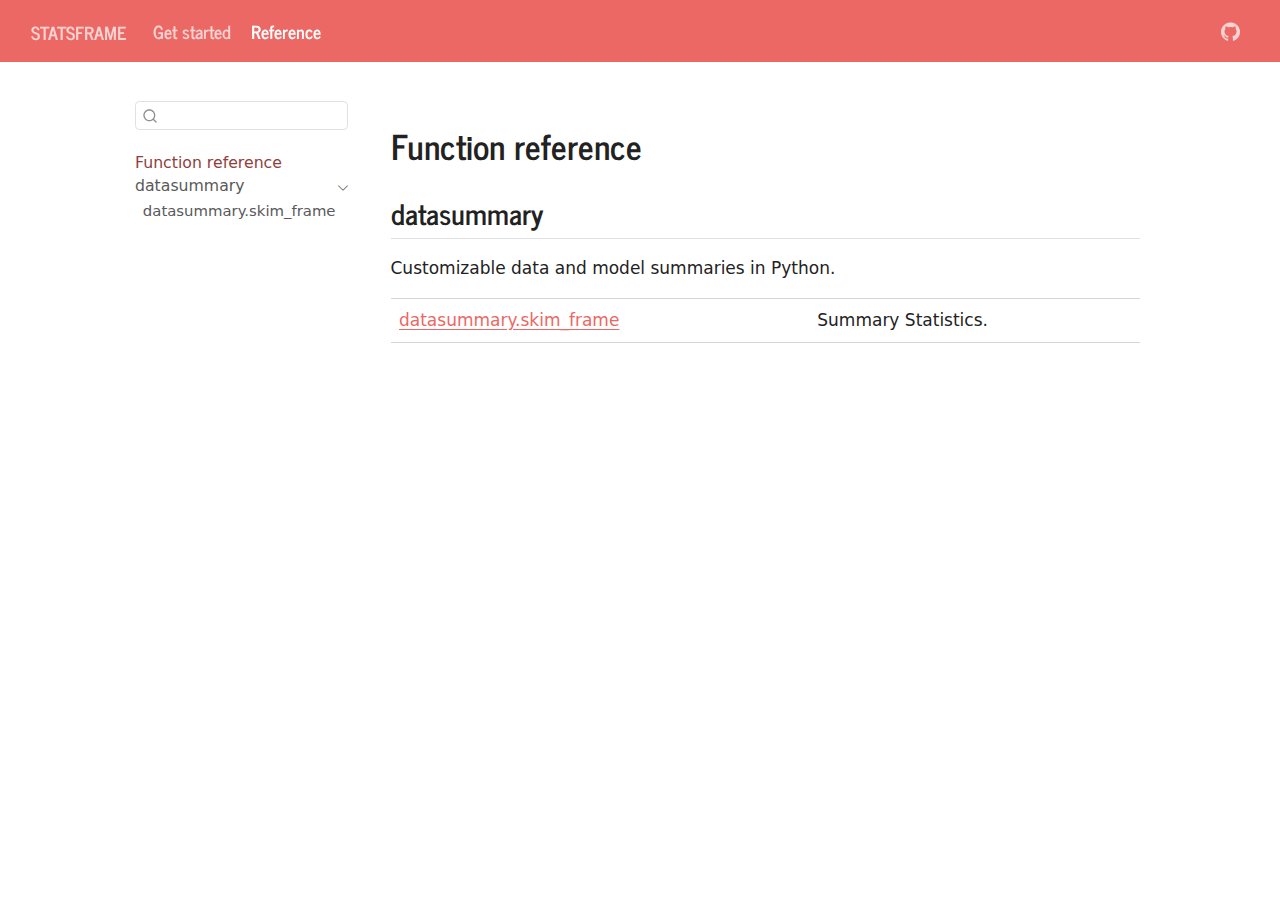
<file: reference/index.html>
<!DOCTYPE html>
<html xmlns="http://www.w3.org/1999/xhtml" lang="en" xml:lang="en"><head>

<meta charset="utf-8">
<meta name="generator" content="quarto-1.4.549">

<meta name="viewport" content="width=device-width, initial-scale=1.0, user-scalable=yes">


<title>statsframe</title>
<style>
code{white-space: pre-wrap;}
span.smallcaps{font-variant: small-caps;}
div.columns{display: flex; gap: min(4vw, 1.5em);}
div.column{flex: auto; overflow-x: auto;}
div.hanging-indent{margin-left: 1.5em; text-indent: -1.5em;}
ul.task-list{list-style: none;}
ul.task-list li input[type="checkbox"] {
  width: 0.8em;
  margin: 0 0.8em 0.2em -1em; /* quarto-specific, see https://github.com/quarto-dev/quarto-cli/issues/4556 */ 
  vertical-align: middle;
}
</style>


<script src="../site_libs/quarto-nav/quarto-nav.js"></script>
<script src="../site_libs/clipboard/clipboard.min.js"></script>
<script src="../site_libs/quarto-search/autocomplete.umd.js"></script>
<script src="../site_libs/quarto-search/fuse.min.js"></script>
<script src="../site_libs/quarto-search/quarto-search.js"></script>
<meta name="quarto:offset" content="../">
<link href="../favicon.ico" rel="icon">
<script src="../site_libs/quarto-html/quarto.js"></script>
<script src="../site_libs/quarto-html/popper.min.js"></script>
<script src="../site_libs/quarto-html/tippy.umd.min.js"></script>
<script src="../site_libs/quarto-html/anchor.min.js"></script>
<link href="../site_libs/quarto-html/tippy.css" rel="stylesheet">
<link href="../site_libs/quarto-html/quarto-syntax-highlighting.css" rel="stylesheet" id="quarto-text-highlighting-styles">
<script src="../site_libs/bootstrap/bootstrap.min.js"></script>
<link href="../site_libs/bootstrap/bootstrap-icons.css" rel="stylesheet">
<link href="../site_libs/bootstrap/bootstrap.min.css" rel="stylesheet" id="quarto-bootstrap" data-mode="light">
<script id="quarto-search-options" type="application/json">{
  "location": "sidebar",
  "copy-button": false,
  "collapse-after": 3,
  "panel-placement": "start",
  "type": "textbox",
  "limit": 10,
  "keyboard-shortcut": [
    "f",
    "/",
    "s"
  ],
  "language": {
    "search-no-results-text": "No results",
    "search-matching-documents-text": "matching documents",
    "search-copy-link-title": "Copy link to search",
    "search-hide-matches-text": "Hide additional matches",
    "search-more-match-text": "more match in this document",
    "search-more-matches-text": "more matches in this document",
    "search-clear-button-title": "Clear",
    "search-text-placeholder": "",
    "search-detached-cancel-button-title": "Cancel",
    "search-submit-button-title": "Submit",
    "search-label": "Search"
  }
}</script>


</head>

<body class="nav-sidebar floating nav-fixed fullcontent">

<div id="quarto-search-results"></div>
  <header id="quarto-header" class="headroom fixed-top">
    <nav class="navbar navbar-expand-lg " data-bs-theme="dark">
      <div class="navbar-container container-fluid">
      <div class="navbar-brand-container mx-auto">
    <a class="navbar-brand" href="../index.html">
    <span class="navbar-title">statsframe</span>
    </a>
  </div>
          <button class="navbar-toggler" type="button" data-bs-toggle="collapse" data-bs-target="#navbarCollapse" aria-controls="navbarCollapse" aria-expanded="false" aria-label="Toggle navigation" onclick="if (window.quartoToggleHeadroom) { window.quartoToggleHeadroom(); }">
  <span class="navbar-toggler-icon"></span>
</button>
          <div class="collapse navbar-collapse" id="navbarCollapse">
            <ul class="navbar-nav navbar-nav-scroll me-auto">
  <li class="nav-item">
    <a class="nav-link" href="../get_started.html"> 
<span class="menu-text">Get started</span></a>
  </li>  
  <li class="nav-item">
    <a class="nav-link active" href="../reference/index.html" aria-current="page"> 
<span class="menu-text">Reference</span></a>
  </li>  
</ul>
            <ul class="navbar-nav navbar-nav-scroll ms-auto">
  <li class="nav-item compact">
    <a class="nav-link" href="https://github.com/nkeleher/statsframe"> <i class="bi bi-github" role="img" aria-label="statsframe">
</i> 
<span class="menu-text"></span></a>
  </li>  
</ul>
          </div> <!-- /navcollapse -->
          <div class="quarto-navbar-tools">
</div>
      </div> <!-- /container-fluid -->
    </nav>
  <nav class="quarto-secondary-nav">
    <div class="container-fluid d-flex">
      <button type="button" class="quarto-btn-toggle btn" data-bs-toggle="collapse" data-bs-target=".quarto-sidebar-collapse-item" aria-controls="quarto-sidebar" aria-expanded="false" aria-label="Toggle sidebar navigation" onclick="if (window.quartoToggleHeadroom) { window.quartoToggleHeadroom(); }">
        <i class="bi bi-layout-text-sidebar-reverse"></i>
      </button>
        <nav class="quarto-page-breadcrumbs" aria-label="breadcrumb"><ol class="breadcrumb"><li class="breadcrumb-item"><a href="../reference/index.html">Function reference</a></li></ol></nav>
        <a class="flex-grow-1" role="button" data-bs-toggle="collapse" data-bs-target=".quarto-sidebar-collapse-item" aria-controls="quarto-sidebar" aria-expanded="false" aria-label="Toggle sidebar navigation" onclick="if (window.quartoToggleHeadroom) { window.quartoToggleHeadroom(); }">      
        </a>
      <button type="button" class="btn quarto-search-button" aria-label="" onclick="window.quartoOpenSearch();">
        <i class="bi bi-search"></i>
      </button>
    </div>
  </nav>
</header>
<!-- content -->
<div id="quarto-content" class="quarto-container page-columns page-rows-contents page-layout-article page-navbar">
<!-- sidebar -->
  <nav id="quarto-sidebar" class="sidebar collapse collapse-horizontal quarto-sidebar-collapse-item sidebar-navigation floating overflow-auto">
        <div class="mt-2 flex-shrink-0 align-items-center">
        <div class="sidebar-search">
        <div id="quarto-search" class="" title="Search"></div>
        </div>
        </div>
    <div class="sidebar-menu-container"> 
    <ul class="list-unstyled mt-1">
        <li class="sidebar-item">
  <div class="sidebar-item-container"> 
  <a href="../reference/index.html" class="sidebar-item-text sidebar-link active">
 <span class="menu-text">Function reference</span></a>
  </div>
</li>
        <li class="sidebar-item sidebar-item-section">
      <div class="sidebar-item-container"> 
            <a class="sidebar-item-text sidebar-link text-start" data-bs-toggle="collapse" data-bs-target="#quarto-sidebar-section-1" aria-expanded="true">
 <span class="menu-text">datasummary</span></a>
          <a class="sidebar-item-toggle text-start" data-bs-toggle="collapse" data-bs-target="#quarto-sidebar-section-1" aria-expanded="true" aria-label="Toggle section">
            <i class="bi bi-chevron-right ms-2"></i>
          </a> 
      </div>
      <ul id="quarto-sidebar-section-1" class="collapse list-unstyled sidebar-section depth1 show">  
          <li class="sidebar-item">
  <div class="sidebar-item-container"> 
  <a href="../reference/datasummary.skim_frame.html" class="sidebar-item-text sidebar-link">
 <span class="menu-text">datasummary.skim_frame</span></a>
  </div>
</li>
      </ul>
  </li>
    </ul>
    </div>
</nav>
<div id="quarto-sidebar-glass" class="quarto-sidebar-collapse-item" data-bs-toggle="collapse" data-bs-target=".quarto-sidebar-collapse-item"></div>
<!-- margin-sidebar -->
    
<!-- main -->
<main class="content" id="quarto-document-content">




<section id="function-reference" class="level1 doc doc-index">
<h1 class="doc doc-index">Function reference</h1>
<section id="datasummary" class="level2">
<h2 class="anchored" data-anchor-id="datasummary">datasummary</h2>
<p>Customizable data and model summaries in Python.</p>
<table class="table">
<tbody>
<tr class="odd">
<td><a href="../reference/datasummary.skim_frame.html#statsframe.datasummary.skim_frame">datasummary.skim_frame</a></td>
<td>Summary Statistics.</td>
</tr>
</tbody>
</table>


</section>
</section>

</main> <!-- /main -->
<script id="quarto-html-after-body" type="application/javascript">
window.document.addEventListener("DOMContentLoaded", function (event) {
  const toggleBodyColorMode = (bsSheetEl) => {
    const mode = bsSheetEl.getAttribute("data-mode");
    const bodyEl = window.document.querySelector("body");
    if (mode === "dark") {
      bodyEl.classList.add("quarto-dark");
      bodyEl.classList.remove("quarto-light");
    } else {
      bodyEl.classList.add("quarto-light");
      bodyEl.classList.remove("quarto-dark");
    }
  }
  const toggleBodyColorPrimary = () => {
    const bsSheetEl = window.document.querySelector("link#quarto-bootstrap");
    if (bsSheetEl) {
      toggleBodyColorMode(bsSheetEl);
    }
  }
  toggleBodyColorPrimary();  
  const icon = "";
  const anchorJS = new window.AnchorJS();
  anchorJS.options = {
    placement: 'right',
    icon: icon
  };
  anchorJS.add('.anchored');
  const isCodeAnnotation = (el) => {
    for (const clz of el.classList) {
      if (clz.startsWith('code-annotation-')) {                     
        return true;
      }
    }
    return false;
  }
  const clipboard = new window.ClipboardJS('.code-copy-button', {
    text: function(trigger) {
      const codeEl = trigger.previousElementSibling.cloneNode(true);
      for (const childEl of codeEl.children) {
        if (isCodeAnnotation(childEl)) {
          childEl.remove();
        }
      }
      return codeEl.innerText;
    }
  });
  clipboard.on('success', function(e) {
    // button target
    const button = e.trigger;
    // don't keep focus
    button.blur();
    // flash "checked"
    button.classList.add('code-copy-button-checked');
    var currentTitle = button.getAttribute("title");
    button.setAttribute("title", "Copied!");
    let tooltip;
    if (window.bootstrap) {
      button.setAttribute("data-bs-toggle", "tooltip");
      button.setAttribute("data-bs-placement", "left");
      button.setAttribute("data-bs-title", "Copied!");
      tooltip = new bootstrap.Tooltip(button, 
        { trigger: "manual", 
          customClass: "code-copy-button-tooltip",
          offset: [0, -8]});
      tooltip.show();    
    }
    setTimeout(function() {
      if (tooltip) {
        tooltip.hide();
        button.removeAttribute("data-bs-title");
        button.removeAttribute("data-bs-toggle");
        button.removeAttribute("data-bs-placement");
      }
      button.setAttribute("title", currentTitle);
      button.classList.remove('code-copy-button-checked');
    }, 1000);
    // clear code selection
    e.clearSelection();
  });
  function tippyHover(el, contentFn, onTriggerFn, onUntriggerFn) {
    const config = {
      allowHTML: true,
      maxWidth: 500,
      delay: 100,
      arrow: false,
      appendTo: function(el) {
          return el.parentElement;
      },
      interactive: true,
      interactiveBorder: 10,
      theme: 'quarto',
      placement: 'bottom-start',
    };
    if (contentFn) {
      config.content = contentFn;
    }
    if (onTriggerFn) {
      config.onTrigger = onTriggerFn;
    }
    if (onUntriggerFn) {
      config.onUntrigger = onUntriggerFn;
    }
    window.tippy(el, config); 
  }
  const noterefs = window.document.querySelectorAll('a[role="doc-noteref"]');
  for (var i=0; i<noterefs.length; i++) {
    const ref = noterefs[i];
    tippyHover(ref, function() {
      // use id or data attribute instead here
      let href = ref.getAttribute('data-footnote-href') || ref.getAttribute('href');
      try { href = new URL(href).hash; } catch {}
      const id = href.replace(/^#\/?/, "");
      const note = window.document.getElementById(id);
      return note.innerHTML;
    });
  }
  const xrefs = window.document.querySelectorAll('a.quarto-xref');
  const processXRef = (id, note) => {
    // Strip column container classes
    const stripColumnClz = (el) => {
      el.classList.remove("page-full", "page-columns");
      if (el.children) {
        for (const child of el.children) {
          stripColumnClz(child);
        }
      }
    }
    stripColumnClz(note)
    if (id === null || id.startsWith('sec-')) {
      // Special case sections, only their first couple elements
      const container = document.createElement("div");
      if (note.children && note.children.length > 2) {
        container.appendChild(note.children[0].cloneNode(true));
        for (let i = 1; i < note.children.length; i++) {
          const child = note.children[i];
          if (child.tagName === "P" && child.innerText === "") {
            continue;
          } else {
            container.appendChild(child.cloneNode(true));
            break;
          }
        }
        if (window.Quarto?.typesetMath) {
          window.Quarto.typesetMath(container);
        }
        return container.innerHTML
      } else {
        if (window.Quarto?.typesetMath) {
          window.Quarto.typesetMath(note);
        }
        return note.innerHTML;
      }
    } else {
      // Remove any anchor links if they are present
      const anchorLink = note.querySelector('a.anchorjs-link');
      if (anchorLink) {
        anchorLink.remove();
      }
      if (window.Quarto?.typesetMath) {
        window.Quarto.typesetMath(note);
      }
      // TODO in 1.5, we should make sure this works without a callout special case
      if (note.classList.contains("callout")) {
        return note.outerHTML;
      } else {
        return note.innerHTML;
      }
    }
  }
  for (var i=0; i<xrefs.length; i++) {
    const xref = xrefs[i];
    tippyHover(xref, undefined, function(instance) {
      instance.disable();
      let url = xref.getAttribute('href');
      let hash = undefined; 
      if (url.startsWith('#')) {
        hash = url;
      } else {
        try { hash = new URL(url).hash; } catch {}
      }
      if (hash) {
        const id = hash.replace(/^#\/?/, "");
        const note = window.document.getElementById(id);
        if (note !== null) {
          try {
            const html = processXRef(id, note.cloneNode(true));
            instance.setContent(html);
          } finally {
            instance.enable();
            instance.show();
          }
        } else {
          // See if we can fetch this
          fetch(url.split('#')[0])
          .then(res => res.text())
          .then(html => {
            const parser = new DOMParser();
            const htmlDoc = parser.parseFromString(html, "text/html");
            const note = htmlDoc.getElementById(id);
            if (note !== null) {
              const html = processXRef(id, note);
              instance.setContent(html);
            } 
          }).finally(() => {
            instance.enable();
            instance.show();
          });
        }
      } else {
        // See if we can fetch a full url (with no hash to target)
        // This is a special case and we should probably do some content thinning / targeting
        fetch(url)
        .then(res => res.text())
        .then(html => {
          const parser = new DOMParser();
          const htmlDoc = parser.parseFromString(html, "text/html");
          const note = htmlDoc.querySelector('main.content');
          if (note !== null) {
            // This should only happen for chapter cross references
            // (since there is no id in the URL)
            // remove the first header
            if (note.children.length > 0 && note.children[0].tagName === "HEADER") {
              note.children[0].remove();
            }
            const html = processXRef(null, note);
            instance.setContent(html);
          } 
        }).finally(() => {
          instance.enable();
          instance.show();
        });
      }
    }, function(instance) {
    });
  }
      let selectedAnnoteEl;
      const selectorForAnnotation = ( cell, annotation) => {
        let cellAttr = 'data-code-cell="' + cell + '"';
        let lineAttr = 'data-code-annotation="' +  annotation + '"';
        const selector = 'span[' + cellAttr + '][' + lineAttr + ']';
        return selector;
      }
      const selectCodeLines = (annoteEl) => {
        const doc = window.document;
        const targetCell = annoteEl.getAttribute("data-target-cell");
        const targetAnnotation = annoteEl.getAttribute("data-target-annotation");
        const annoteSpan = window.document.querySelector(selectorForAnnotation(targetCell, targetAnnotation));
        const lines = annoteSpan.getAttribute("data-code-lines").split(",");
        const lineIds = lines.map((line) => {
          return targetCell + "-" + line;
        })
        let top = null;
        let height = null;
        let parent = null;
        if (lineIds.length > 0) {
            //compute the position of the single el (top and bottom and make a div)
            const el = window.document.getElementById(lineIds[0]);
            top = el.offsetTop;
            height = el.offsetHeight;
            parent = el.parentElement.parentElement;
          if (lineIds.length > 1) {
            const lastEl = window.document.getElementById(lineIds[lineIds.length - 1]);
            const bottom = lastEl.offsetTop + lastEl.offsetHeight;
            height = bottom - top;
          }
          if (top !== null && height !== null && parent !== null) {
            // cook up a div (if necessary) and position it 
            let div = window.document.getElementById("code-annotation-line-highlight");
            if (div === null) {
              div = window.document.createElement("div");
              div.setAttribute("id", "code-annotation-line-highlight");
              div.style.position = 'absolute';
              parent.appendChild(div);
            }
            div.style.top = top - 2 + "px";
            div.style.height = height + 4 + "px";
            div.style.left = 0;
            let gutterDiv = window.document.getElementById("code-annotation-line-highlight-gutter");
            if (gutterDiv === null) {
              gutterDiv = window.document.createElement("div");
              gutterDiv.setAttribute("id", "code-annotation-line-highlight-gutter");
              gutterDiv.style.position = 'absolute';
              const codeCell = window.document.getElementById(targetCell);
              const gutter = codeCell.querySelector('.code-annotation-gutter');
              gutter.appendChild(gutterDiv);
            }
            gutterDiv.style.top = top - 2 + "px";
            gutterDiv.style.height = height + 4 + "px";
          }
          selectedAnnoteEl = annoteEl;
        }
      };
      const unselectCodeLines = () => {
        const elementsIds = ["code-annotation-line-highlight", "code-annotation-line-highlight-gutter"];
        elementsIds.forEach((elId) => {
          const div = window.document.getElementById(elId);
          if (div) {
            div.remove();
          }
        });
        selectedAnnoteEl = undefined;
      };
        // Handle positioning of the toggle
    window.addEventListener(
      "resize",
      throttle(() => {
        elRect = undefined;
        if (selectedAnnoteEl) {
          selectCodeLines(selectedAnnoteEl);
        }
      }, 10)
    );
    function throttle(fn, ms) {
    let throttle = false;
    let timer;
      return (...args) => {
        if(!throttle) { // first call gets through
            fn.apply(this, args);
            throttle = true;
        } else { // all the others get throttled
            if(timer) clearTimeout(timer); // cancel #2
            timer = setTimeout(() => {
              fn.apply(this, args);
              timer = throttle = false;
            }, ms);
        }
      };
    }
      // Attach click handler to the DT
      const annoteDls = window.document.querySelectorAll('dt[data-target-cell]');
      for (const annoteDlNode of annoteDls) {
        annoteDlNode.addEventListener('click', (event) => {
          const clickedEl = event.target;
          if (clickedEl !== selectedAnnoteEl) {
            unselectCodeLines();
            const activeEl = window.document.querySelector('dt[data-target-cell].code-annotation-active');
            if (activeEl) {
              activeEl.classList.remove('code-annotation-active');
            }
            selectCodeLines(clickedEl);
            clickedEl.classList.add('code-annotation-active');
          } else {
            // Unselect the line
            unselectCodeLines();
            clickedEl.classList.remove('code-annotation-active');
          }
        });
      }
  const findCites = (el) => {
    const parentEl = el.parentElement;
    if (parentEl) {
      const cites = parentEl.dataset.cites;
      if (cites) {
        return {
          el,
          cites: cites.split(' ')
        };
      } else {
        return findCites(el.parentElement)
      }
    } else {
      return undefined;
    }
  };
  var bibliorefs = window.document.querySelectorAll('a[role="doc-biblioref"]');
  for (var i=0; i<bibliorefs.length; i++) {
    const ref = bibliorefs[i];
    const citeInfo = findCites(ref);
    if (citeInfo) {
      tippyHover(citeInfo.el, function() {
        var popup = window.document.createElement('div');
        citeInfo.cites.forEach(function(cite) {
          var citeDiv = window.document.createElement('div');
          citeDiv.classList.add('hanging-indent');
          citeDiv.classList.add('csl-entry');
          var biblioDiv = window.document.getElementById('ref-' + cite);
          if (biblioDiv) {
            citeDiv.innerHTML = biblioDiv.innerHTML;
          }
          popup.appendChild(citeDiv);
        });
        return popup.innerHTML;
      });
    }
  }
});
</script>
</div> <!-- /content -->




</body></html>
</file>
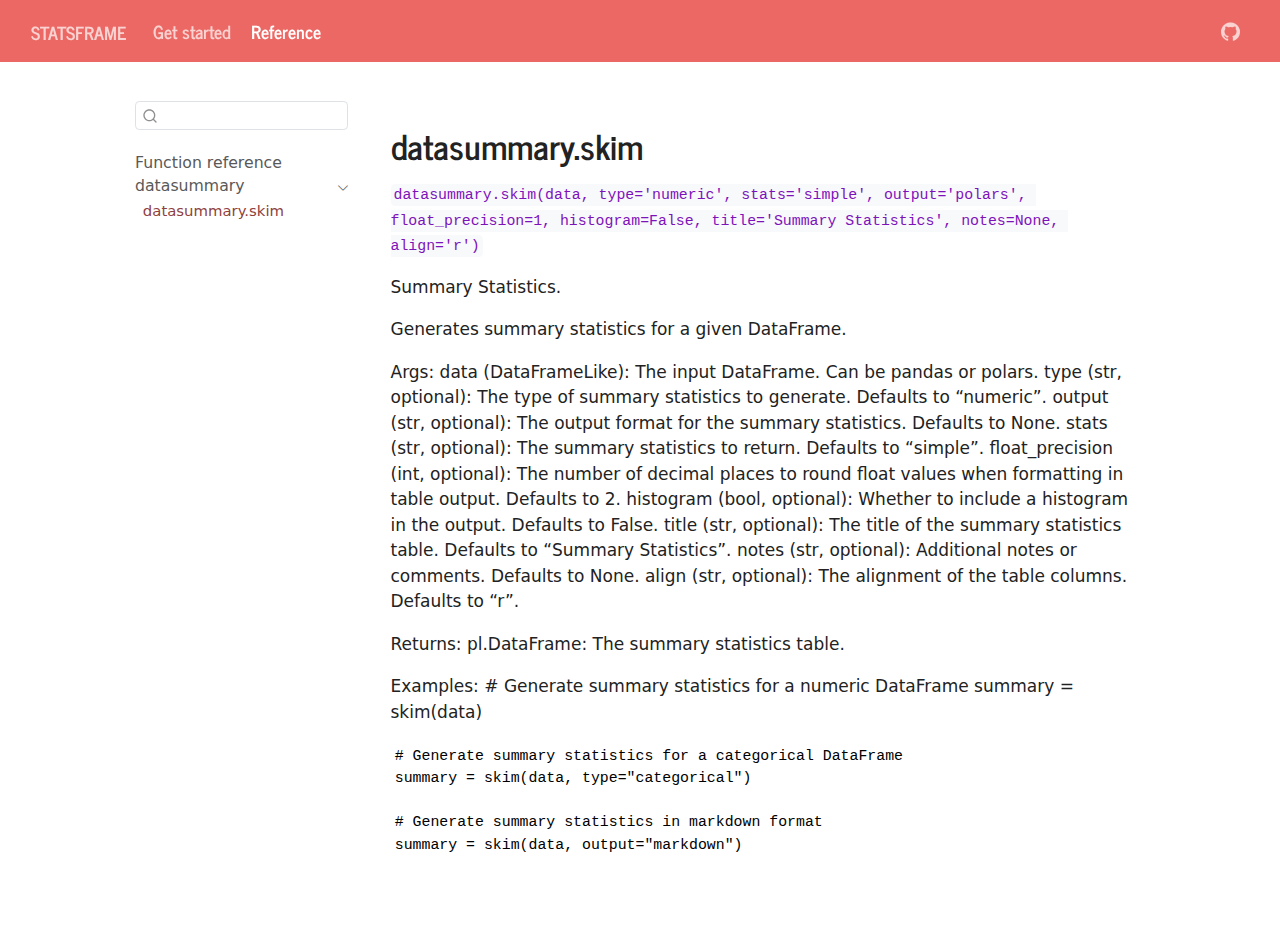
<file: reference/datasummary.skim.html>
<!DOCTYPE html>
<html xmlns="http://www.w3.org/1999/xhtml" lang="en" xml:lang="en"><head>

<meta charset="utf-8">
<meta name="generator" content="quarto-1.4.549">

<meta name="viewport" content="width=device-width, initial-scale=1.0, user-scalable=yes">


<title>StatsFrame</title>
<style>
code{white-space: pre-wrap;}
span.smallcaps{font-variant: small-caps;}
div.columns{display: flex; gap: min(4vw, 1.5em);}
div.column{flex: auto; overflow-x: auto;}
div.hanging-indent{margin-left: 1.5em; text-indent: -1.5em;}
ul.task-list{list-style: none;}
ul.task-list li input[type="checkbox"] {
  width: 0.8em;
  margin: 0 0.8em 0.2em -1em; /* quarto-specific, see https://github.com/quarto-dev/quarto-cli/issues/4556 */ 
  vertical-align: middle;
}
</style>


<script src="../site_libs/quarto-nav/quarto-nav.js"></script>
<script src="../site_libs/clipboard/clipboard.min.js"></script>
<script src="../site_libs/quarto-search/autocomplete.umd.js"></script>
<script src="../site_libs/quarto-search/fuse.min.js"></script>
<script src="../site_libs/quarto-search/quarto-search.js"></script>
<meta name="quarto:offset" content="../">
<script src="../site_libs/quarto-html/quarto.js"></script>
<script src="../site_libs/quarto-html/popper.min.js"></script>
<script src="../site_libs/quarto-html/tippy.umd.min.js"></script>
<script src="../site_libs/quarto-html/anchor.min.js"></script>
<link href="../site_libs/quarto-html/tippy.css" rel="stylesheet">
<link href="../site_libs/quarto-html/quarto-syntax-highlighting.css" rel="stylesheet" id="quarto-text-highlighting-styles">
<script src="../site_libs/bootstrap/bootstrap.min.js"></script>
<link href="../site_libs/bootstrap/bootstrap-icons.css" rel="stylesheet">
<link href="../site_libs/bootstrap/bootstrap.min.css" rel="stylesheet" id="quarto-bootstrap" data-mode="light">
<script id="quarto-search-options" type="application/json">{
  "location": "sidebar",
  "copy-button": false,
  "collapse-after": 3,
  "panel-placement": "start",
  "type": "textbox",
  "limit": 10,
  "keyboard-shortcut": [
    "f",
    "/",
    "s"
  ],
  "language": {
    "search-no-results-text": "No results",
    "search-matching-documents-text": "matching documents",
    "search-copy-link-title": "Copy link to search",
    "search-hide-matches-text": "Hide additional matches",
    "search-more-match-text": "more match in this document",
    "search-more-matches-text": "more matches in this document",
    "search-clear-button-title": "Clear",
    "search-text-placeholder": "",
    "search-detached-cancel-button-title": "Cancel",
    "search-submit-button-title": "Submit",
    "search-label": "Search"
  }
}</script>


</head>

<body class="nav-sidebar floating nav-fixed fullcontent">

<div id="quarto-search-results"></div>
  <header id="quarto-header" class="headroom fixed-top">
    <nav class="navbar navbar-expand-lg " data-bs-theme="dark">
      <div class="navbar-container container-fluid">
      <div class="navbar-brand-container mx-auto">
    <a class="navbar-brand" href="../index.html">
    <span class="navbar-title">StatsFrame</span>
    </a>
  </div>
          <button class="navbar-toggler" type="button" data-bs-toggle="collapse" data-bs-target="#navbarCollapse" aria-controls="navbarCollapse" aria-expanded="false" aria-label="Toggle navigation" onclick="if (window.quartoToggleHeadroom) { window.quartoToggleHeadroom(); }">
  <span class="navbar-toggler-icon"></span>
</button>
          <div class="collapse navbar-collapse" id="navbarCollapse">
            <ul class="navbar-nav navbar-nav-scroll me-auto">
  <li class="nav-item">
    <a class="nav-link" href="../get_started.html"> 
<span class="menu-text">Get started</span></a>
  </li>  
  <li class="nav-item">
    <a class="nav-link active" href="../reference/index.html" aria-current="page"> 
<span class="menu-text">Reference</span></a>
  </li>  
</ul>
            <ul class="navbar-nav navbar-nav-scroll ms-auto">
  <li class="nav-item compact">
    <a class="nav-link" href="https://github.com/nkeleher/statsframe"> <i class="bi bi-github" role="img" aria-label="statsframe">
</i> 
<span class="menu-text"></span></a>
  </li>  
</ul>
          </div> <!-- /navcollapse -->
          <div class="quarto-navbar-tools">
</div>
      </div> <!-- /container-fluid -->
    </nav>
  <nav class="quarto-secondary-nav">
    <div class="container-fluid d-flex">
      <button type="button" class="quarto-btn-toggle btn" data-bs-toggle="collapse" data-bs-target=".quarto-sidebar-collapse-item" aria-controls="quarto-sidebar" aria-expanded="false" aria-label="Toggle sidebar navigation" onclick="if (window.quartoToggleHeadroom) { window.quartoToggleHeadroom(); }">
        <i class="bi bi-layout-text-sidebar-reverse"></i>
      </button>
        <nav class="quarto-page-breadcrumbs" aria-label="breadcrumb"><ol class="breadcrumb"><li class="breadcrumb-item"><a href="../reference/datasummary.skim.html">datasummary</a></li><li class="breadcrumb-item"><a href="../reference/datasummary.skim.html">datasummary.skim</a></li></ol></nav>
        <a class="flex-grow-1" role="button" data-bs-toggle="collapse" data-bs-target=".quarto-sidebar-collapse-item" aria-controls="quarto-sidebar" aria-expanded="false" aria-label="Toggle sidebar navigation" onclick="if (window.quartoToggleHeadroom) { window.quartoToggleHeadroom(); }">      
        </a>
      <button type="button" class="btn quarto-search-button" aria-label="" onclick="window.quartoOpenSearch();">
        <i class="bi bi-search"></i>
      </button>
    </div>
  </nav>
</header>
<!-- content -->
<div id="quarto-content" class="quarto-container page-columns page-rows-contents page-layout-article page-navbar">
<!-- sidebar -->
  <nav id="quarto-sidebar" class="sidebar collapse collapse-horizontal quarto-sidebar-collapse-item sidebar-navigation floating overflow-auto">
        <div class="mt-2 flex-shrink-0 align-items-center">
        <div class="sidebar-search">
        <div id="quarto-search" class="" title="Search"></div>
        </div>
        </div>
    <div class="sidebar-menu-container"> 
    <ul class="list-unstyled mt-1">
        <li class="sidebar-item">
  <div class="sidebar-item-container"> 
  <a href="../reference/index.html" class="sidebar-item-text sidebar-link">
 <span class="menu-text">Function reference</span></a>
  </div>
</li>
        <li class="sidebar-item sidebar-item-section">
      <div class="sidebar-item-container"> 
            <a class="sidebar-item-text sidebar-link text-start" data-bs-toggle="collapse" data-bs-target="#quarto-sidebar-section-1" aria-expanded="true">
 <span class="menu-text">datasummary</span></a>
          <a class="sidebar-item-toggle text-start" data-bs-toggle="collapse" data-bs-target="#quarto-sidebar-section-1" aria-expanded="true" aria-label="Toggle section">
            <i class="bi bi-chevron-right ms-2"></i>
          </a> 
      </div>
      <ul id="quarto-sidebar-section-1" class="collapse list-unstyled sidebar-section depth1 show">  
          <li class="sidebar-item">
  <div class="sidebar-item-container"> 
  <a href="../reference/datasummary.skim.html" class="sidebar-item-text sidebar-link active">
 <span class="menu-text">datasummary.skim</span></a>
  </div>
</li>
      </ul>
  </li>
    </ul>
    </div>
</nav>
<div id="quarto-sidebar-glass" class="quarto-sidebar-collapse-item" data-bs-toggle="collapse" data-bs-target=".quarto-sidebar-collapse-item"></div>
<!-- margin-sidebar -->
    
<!-- main -->
<main class="content" id="quarto-document-content">




<section id="statsframe.datasummary.skim" class="level1">
<h1>datasummary.skim</h1>
<p><code>datasummary.skim(data, type='numeric', stats='simple', output='polars', float_precision=1, histogram=False, title='Summary Statistics', notes=None, align='r')</code></p>
<p>Summary Statistics.</p>
<p>Generates summary statistics for a given DataFrame.</p>
<p>Args: data (DataFrameLike): The input DataFrame. Can be pandas or polars. type (str, optional): The type of summary statistics to generate. Defaults to “numeric”. output (str, optional): The output format for the summary statistics. Defaults to None. stats (str, optional): The summary statistics to return. Defaults to “simple”. float_precision (int, optional): The number of decimal places to round float values when formatting in table output. Defaults to 2. histogram (bool, optional): Whether to include a histogram in the output. Defaults to False. title (str, optional): The title of the summary statistics table. Defaults to “Summary Statistics”. notes (str, optional): Additional notes or comments. Defaults to None. align (str, optional): The alignment of the table columns. Defaults to “r”.</p>
<p>Returns: pl.DataFrame: The summary statistics table.</p>
<p>Examples: # Generate summary statistics for a numeric DataFrame summary = skim(data)</p>
<pre><code># Generate summary statistics for a categorical DataFrame
summary = skim(data, type="categorical")

# Generate summary statistics in markdown format
summary = skim(data, output="markdown")</code></pre>


</section>

</main> <!-- /main -->
<script id="quarto-html-after-body" type="application/javascript">
window.document.addEventListener("DOMContentLoaded", function (event) {
  const toggleBodyColorMode = (bsSheetEl) => {
    const mode = bsSheetEl.getAttribute("data-mode");
    const bodyEl = window.document.querySelector("body");
    if (mode === "dark") {
      bodyEl.classList.add("quarto-dark");
      bodyEl.classList.remove("quarto-light");
    } else {
      bodyEl.classList.add("quarto-light");
      bodyEl.classList.remove("quarto-dark");
    }
  }
  const toggleBodyColorPrimary = () => {
    const bsSheetEl = window.document.querySelector("link#quarto-bootstrap");
    if (bsSheetEl) {
      toggleBodyColorMode(bsSheetEl);
    }
  }
  toggleBodyColorPrimary();  
  const icon = "";
  const anchorJS = new window.AnchorJS();
  anchorJS.options = {
    placement: 'right',
    icon: icon
  };
  anchorJS.add('.anchored');
  const isCodeAnnotation = (el) => {
    for (const clz of el.classList) {
      if (clz.startsWith('code-annotation-')) {                     
        return true;
      }
    }
    return false;
  }
  const clipboard = new window.ClipboardJS('.code-copy-button', {
    text: function(trigger) {
      const codeEl = trigger.previousElementSibling.cloneNode(true);
      for (const childEl of codeEl.children) {
        if (isCodeAnnotation(childEl)) {
          childEl.remove();
        }
      }
      return codeEl.innerText;
    }
  });
  clipboard.on('success', function(e) {
    // button target
    const button = e.trigger;
    // don't keep focus
    button.blur();
    // flash "checked"
    button.classList.add('code-copy-button-checked');
    var currentTitle = button.getAttribute("title");
    button.setAttribute("title", "Copied!");
    let tooltip;
    if (window.bootstrap) {
      button.setAttribute("data-bs-toggle", "tooltip");
      button.setAttribute("data-bs-placement", "left");
      button.setAttribute("data-bs-title", "Copied!");
      tooltip = new bootstrap.Tooltip(button, 
        { trigger: "manual", 
          customClass: "code-copy-button-tooltip",
          offset: [0, -8]});
      tooltip.show();    
    }
    setTimeout(function() {
      if (tooltip) {
        tooltip.hide();
        button.removeAttribute("data-bs-title");
        button.removeAttribute("data-bs-toggle");
        button.removeAttribute("data-bs-placement");
      }
      button.setAttribute("title", currentTitle);
      button.classList.remove('code-copy-button-checked');
    }, 1000);
    // clear code selection
    e.clearSelection();
  });
  function tippyHover(el, contentFn, onTriggerFn, onUntriggerFn) {
    const config = {
      allowHTML: true,
      maxWidth: 500,
      delay: 100,
      arrow: false,
      appendTo: function(el) {
          return el.parentElement;
      },
      interactive: true,
      interactiveBorder: 10,
      theme: 'quarto',
      placement: 'bottom-start',
    };
    if (contentFn) {
      config.content = contentFn;
    }
    if (onTriggerFn) {
      config.onTrigger = onTriggerFn;
    }
    if (onUntriggerFn) {
      config.onUntrigger = onUntriggerFn;
    }
    window.tippy(el, config); 
  }
  const noterefs = window.document.querySelectorAll('a[role="doc-noteref"]');
  for (var i=0; i<noterefs.length; i++) {
    const ref = noterefs[i];
    tippyHover(ref, function() {
      // use id or data attribute instead here
      let href = ref.getAttribute('data-footnote-href') || ref.getAttribute('href');
      try { href = new URL(href).hash; } catch {}
      const id = href.replace(/^#\/?/, "");
      const note = window.document.getElementById(id);
      return note.innerHTML;
    });
  }
  const xrefs = window.document.querySelectorAll('a.quarto-xref');
  const processXRef = (id, note) => {
    // Strip column container classes
    const stripColumnClz = (el) => {
      el.classList.remove("page-full", "page-columns");
      if (el.children) {
        for (const child of el.children) {
          stripColumnClz(child);
        }
      }
    }
    stripColumnClz(note)
    if (id === null || id.startsWith('sec-')) {
      // Special case sections, only their first couple elements
      const container = document.createElement("div");
      if (note.children && note.children.length > 2) {
        container.appendChild(note.children[0].cloneNode(true));
        for (let i = 1; i < note.children.length; i++) {
          const child = note.children[i];
          if (child.tagName === "P" && child.innerText === "") {
            continue;
          } else {
            container.appendChild(child.cloneNode(true));
            break;
          }
        }
        if (window.Quarto?.typesetMath) {
          window.Quarto.typesetMath(container);
        }
        return container.innerHTML
      } else {
        if (window.Quarto?.typesetMath) {
          window.Quarto.typesetMath(note);
        }
        return note.innerHTML;
      }
    } else {
      // Remove any anchor links if they are present
      const anchorLink = note.querySelector('a.anchorjs-link');
      if (anchorLink) {
        anchorLink.remove();
      }
      if (window.Quarto?.typesetMath) {
        window.Quarto.typesetMath(note);
      }
      // TODO in 1.5, we should make sure this works without a callout special case
      if (note.classList.contains("callout")) {
        return note.outerHTML;
      } else {
        return note.innerHTML;
      }
    }
  }
  for (var i=0; i<xrefs.length; i++) {
    const xref = xrefs[i];
    tippyHover(xref, undefined, function(instance) {
      instance.disable();
      let url = xref.getAttribute('href');
      let hash = undefined; 
      if (url.startsWith('#')) {
        hash = url;
      } else {
        try { hash = new URL(url).hash; } catch {}
      }
      if (hash) {
        const id = hash.replace(/^#\/?/, "");
        const note = window.document.getElementById(id);
        if (note !== null) {
          try {
            const html = processXRef(id, note.cloneNode(true));
            instance.setContent(html);
          } finally {
            instance.enable();
            instance.show();
          }
        } else {
          // See if we can fetch this
          fetch(url.split('#')[0])
          .then(res => res.text())
          .then(html => {
            const parser = new DOMParser();
            const htmlDoc = parser.parseFromString(html, "text/html");
            const note = htmlDoc.getElementById(id);
            if (note !== null) {
              const html = processXRef(id, note);
              instance.setContent(html);
            } 
          }).finally(() => {
            instance.enable();
            instance.show();
          });
        }
      } else {
        // See if we can fetch a full url (with no hash to target)
        // This is a special case and we should probably do some content thinning / targeting
        fetch(url)
        .then(res => res.text())
        .then(html => {
          const parser = new DOMParser();
          const htmlDoc = parser.parseFromString(html, "text/html");
          const note = htmlDoc.querySelector('main.content');
          if (note !== null) {
            // This should only happen for chapter cross references
            // (since there is no id in the URL)
            // remove the first header
            if (note.children.length > 0 && note.children[0].tagName === "HEADER") {
              note.children[0].remove();
            }
            const html = processXRef(null, note);
            instance.setContent(html);
          } 
        }).finally(() => {
          instance.enable();
          instance.show();
        });
      }
    }, function(instance) {
    });
  }
      let selectedAnnoteEl;
      const selectorForAnnotation = ( cell, annotation) => {
        let cellAttr = 'data-code-cell="' + cell + '"';
        let lineAttr = 'data-code-annotation="' +  annotation + '"';
        const selector = 'span[' + cellAttr + '][' + lineAttr + ']';
        return selector;
      }
      const selectCodeLines = (annoteEl) => {
        const doc = window.document;
        const targetCell = annoteEl.getAttribute("data-target-cell");
        const targetAnnotation = annoteEl.getAttribute("data-target-annotation");
        const annoteSpan = window.document.querySelector(selectorForAnnotation(targetCell, targetAnnotation));
        const lines = annoteSpan.getAttribute("data-code-lines").split(",");
        const lineIds = lines.map((line) => {
          return targetCell + "-" + line;
        })
        let top = null;
        let height = null;
        let parent = null;
        if (lineIds.length > 0) {
            //compute the position of the single el (top and bottom and make a div)
            const el = window.document.getElementById(lineIds[0]);
            top = el.offsetTop;
            height = el.offsetHeight;
            parent = el.parentElement.parentElement;
          if (lineIds.length > 1) {
            const lastEl = window.document.getElementById(lineIds[lineIds.length - 1]);
            const bottom = lastEl.offsetTop + lastEl.offsetHeight;
            height = bottom - top;
          }
          if (top !== null && height !== null && parent !== null) {
            // cook up a div (if necessary) and position it 
            let div = window.document.getElementById("code-annotation-line-highlight");
            if (div === null) {
              div = window.document.createElement("div");
              div.setAttribute("id", "code-annotation-line-highlight");
              div.style.position = 'absolute';
              parent.appendChild(div);
            }
            div.style.top = top - 2 + "px";
            div.style.height = height + 4 + "px";
            div.style.left = 0;
            let gutterDiv = window.document.getElementById("code-annotation-line-highlight-gutter");
            if (gutterDiv === null) {
              gutterDiv = window.document.createElement("div");
              gutterDiv.setAttribute("id", "code-annotation-line-highlight-gutter");
              gutterDiv.style.position = 'absolute';
              const codeCell = window.document.getElementById(targetCell);
              const gutter = codeCell.querySelector('.code-annotation-gutter');
              gutter.appendChild(gutterDiv);
            }
            gutterDiv.style.top = top - 2 + "px";
            gutterDiv.style.height = height + 4 + "px";
          }
          selectedAnnoteEl = annoteEl;
        }
      };
      const unselectCodeLines = () => {
        const elementsIds = ["code-annotation-line-highlight", "code-annotation-line-highlight-gutter"];
        elementsIds.forEach((elId) => {
          const div = window.document.getElementById(elId);
          if (div) {
            div.remove();
          }
        });
        selectedAnnoteEl = undefined;
      };
        // Handle positioning of the toggle
    window.addEventListener(
      "resize",
      throttle(() => {
        elRect = undefined;
        if (selectedAnnoteEl) {
          selectCodeLines(selectedAnnoteEl);
        }
      }, 10)
    );
    function throttle(fn, ms) {
    let throttle = false;
    let timer;
      return (...args) => {
        if(!throttle) { // first call gets through
            fn.apply(this, args);
            throttle = true;
        } else { // all the others get throttled
            if(timer) clearTimeout(timer); // cancel #2
            timer = setTimeout(() => {
              fn.apply(this, args);
              timer = throttle = false;
            }, ms);
        }
      };
    }
      // Attach click handler to the DT
      const annoteDls = window.document.querySelectorAll('dt[data-target-cell]');
      for (const annoteDlNode of annoteDls) {
        annoteDlNode.addEventListener('click', (event) => {
          const clickedEl = event.target;
          if (clickedEl !== selectedAnnoteEl) {
            unselectCodeLines();
            const activeEl = window.document.querySelector('dt[data-target-cell].code-annotation-active');
            if (activeEl) {
              activeEl.classList.remove('code-annotation-active');
            }
            selectCodeLines(clickedEl);
            clickedEl.classList.add('code-annotation-active');
          } else {
            // Unselect the line
            unselectCodeLines();
            clickedEl.classList.remove('code-annotation-active');
          }
        });
      }
  const findCites = (el) => {
    const parentEl = el.parentElement;
    if (parentEl) {
      const cites = parentEl.dataset.cites;
      if (cites) {
        return {
          el,
          cites: cites.split(' ')
        };
      } else {
        return findCites(el.parentElement)
      }
    } else {
      return undefined;
    }
  };
  var bibliorefs = window.document.querySelectorAll('a[role="doc-biblioref"]');
  for (var i=0; i<bibliorefs.length; i++) {
    const ref = bibliorefs[i];
    const citeInfo = findCites(ref);
    if (citeInfo) {
      tippyHover(citeInfo.el, function() {
        var popup = window.document.createElement('div');
        citeInfo.cites.forEach(function(cite) {
          var citeDiv = window.document.createElement('div');
          citeDiv.classList.add('hanging-indent');
          citeDiv.classList.add('csl-entry');
          var biblioDiv = window.document.getElementById('ref-' + cite);
          if (biblioDiv) {
            citeDiv.innerHTML = biblioDiv.innerHTML;
          }
          popup.appendChild(citeDiv);
        });
        return popup.innerHTML;
      });
    }
  }
});
</script>
</div> <!-- /content -->




</body></html>
</file>
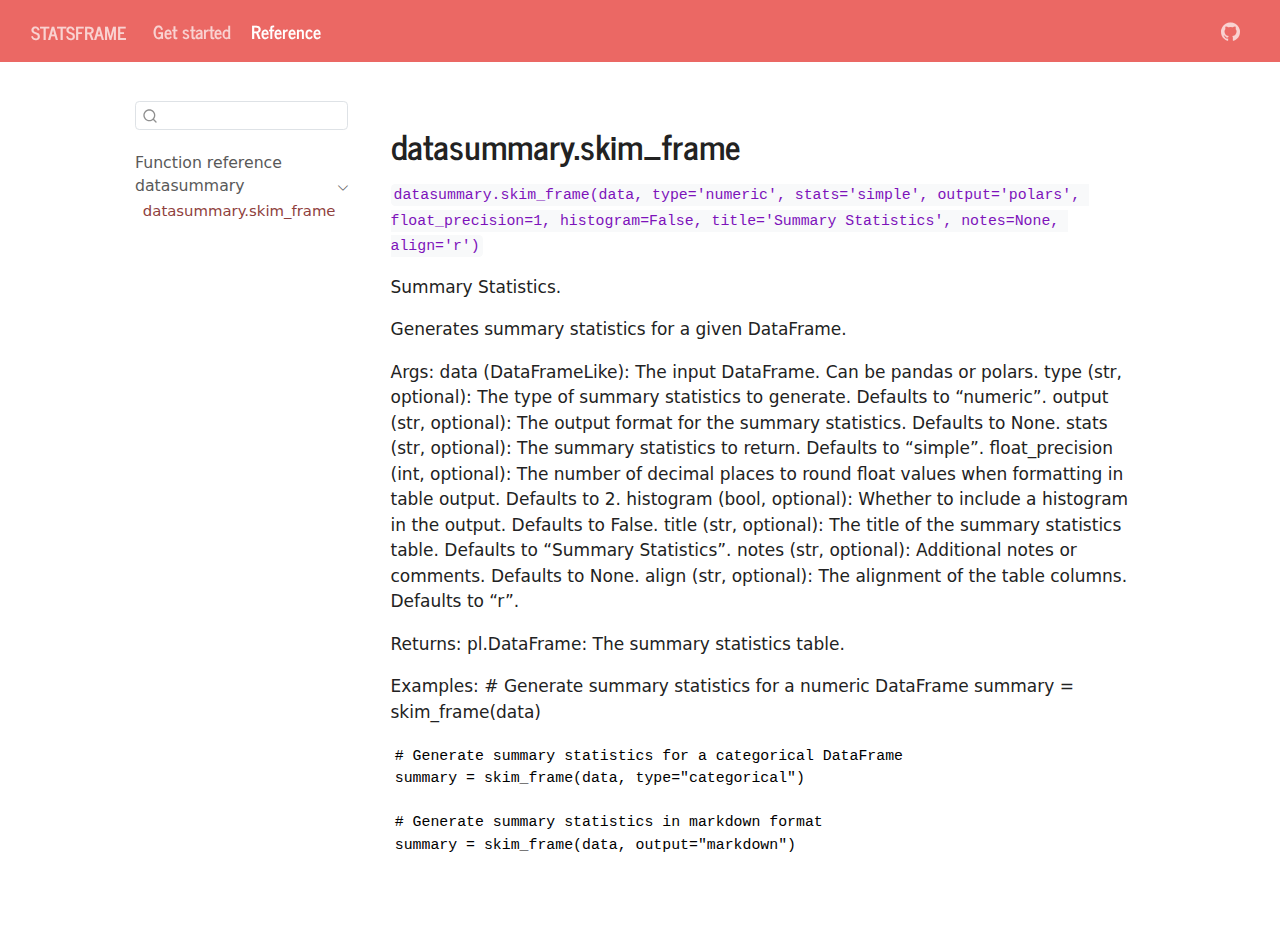
<file: reference/datasummary.skim_frame.html>
<!DOCTYPE html>
<html xmlns="http://www.w3.org/1999/xhtml" lang="en" xml:lang="en"><head>

<meta charset="utf-8">
<meta name="generator" content="quarto-1.4.549">

<meta name="viewport" content="width=device-width, initial-scale=1.0, user-scalable=yes">


<title>statsframe</title>
<style>
code{white-space: pre-wrap;}
span.smallcaps{font-variant: small-caps;}
div.columns{display: flex; gap: min(4vw, 1.5em);}
div.column{flex: auto; overflow-x: auto;}
div.hanging-indent{margin-left: 1.5em; text-indent: -1.5em;}
ul.task-list{list-style: none;}
ul.task-list li input[type="checkbox"] {
  width: 0.8em;
  margin: 0 0.8em 0.2em -1em; /* quarto-specific, see https://github.com/quarto-dev/quarto-cli/issues/4556 */ 
  vertical-align: middle;
}
</style>


<script src="../site_libs/quarto-nav/quarto-nav.js"></script>
<script src="../site_libs/clipboard/clipboard.min.js"></script>
<script src="../site_libs/quarto-search/autocomplete.umd.js"></script>
<script src="../site_libs/quarto-search/fuse.min.js"></script>
<script src="../site_libs/quarto-search/quarto-search.js"></script>
<meta name="quarto:offset" content="../">
<link href="../favicon.ico" rel="icon">
<script src="../site_libs/quarto-html/quarto.js"></script>
<script src="../site_libs/quarto-html/popper.min.js"></script>
<script src="../site_libs/quarto-html/tippy.umd.min.js"></script>
<script src="../site_libs/quarto-html/anchor.min.js"></script>
<link href="../site_libs/quarto-html/tippy.css" rel="stylesheet">
<link href="../site_libs/quarto-html/quarto-syntax-highlighting.css" rel="stylesheet" id="quarto-text-highlighting-styles">
<script src="../site_libs/bootstrap/bootstrap.min.js"></script>
<link href="../site_libs/bootstrap/bootstrap-icons.css" rel="stylesheet">
<link href="../site_libs/bootstrap/bootstrap.min.css" rel="stylesheet" id="quarto-bootstrap" data-mode="light">
<script id="quarto-search-options" type="application/json">{
  "location": "sidebar",
  "copy-button": false,
  "collapse-after": 3,
  "panel-placement": "start",
  "type": "textbox",
  "limit": 10,
  "keyboard-shortcut": [
    "f",
    "/",
    "s"
  ],
  "language": {
    "search-no-results-text": "No results",
    "search-matching-documents-text": "matching documents",
    "search-copy-link-title": "Copy link to search",
    "search-hide-matches-text": "Hide additional matches",
    "search-more-match-text": "more match in this document",
    "search-more-matches-text": "more matches in this document",
    "search-clear-button-title": "Clear",
    "search-text-placeholder": "",
    "search-detached-cancel-button-title": "Cancel",
    "search-submit-button-title": "Submit",
    "search-label": "Search"
  }
}</script>


</head>

<body class="nav-sidebar floating nav-fixed fullcontent">

<div id="quarto-search-results"></div>
  <header id="quarto-header" class="headroom fixed-top">
    <nav class="navbar navbar-expand-lg " data-bs-theme="dark">
      <div class="navbar-container container-fluid">
      <div class="navbar-brand-container mx-auto">
    <a class="navbar-brand" href="../index.html">
    <span class="navbar-title">statsframe</span>
    </a>
  </div>
          <button class="navbar-toggler" type="button" data-bs-toggle="collapse" data-bs-target="#navbarCollapse" aria-controls="navbarCollapse" aria-expanded="false" aria-label="Toggle navigation" onclick="if (window.quartoToggleHeadroom) { window.quartoToggleHeadroom(); }">
  <span class="navbar-toggler-icon"></span>
</button>
          <div class="collapse navbar-collapse" id="navbarCollapse">
            <ul class="navbar-nav navbar-nav-scroll me-auto">
  <li class="nav-item">
    <a class="nav-link" href="../get_started.html"> 
<span class="menu-text">Get started</span></a>
  </li>  
  <li class="nav-item">
    <a class="nav-link active" href="../reference/index.html" aria-current="page"> 
<span class="menu-text">Reference</span></a>
  </li>  
</ul>
            <ul class="navbar-nav navbar-nav-scroll ms-auto">
  <li class="nav-item compact">
    <a class="nav-link" href="https://github.com/nkeleher/statsframe"> <i class="bi bi-github" role="img" aria-label="statsframe">
</i> 
<span class="menu-text"></span></a>
  </li>  
</ul>
          </div> <!-- /navcollapse -->
          <div class="quarto-navbar-tools">
</div>
      </div> <!-- /container-fluid -->
    </nav>
  <nav class="quarto-secondary-nav">
    <div class="container-fluid d-flex">
      <button type="button" class="quarto-btn-toggle btn" data-bs-toggle="collapse" data-bs-target=".quarto-sidebar-collapse-item" aria-controls="quarto-sidebar" aria-expanded="false" aria-label="Toggle sidebar navigation" onclick="if (window.quartoToggleHeadroom) { window.quartoToggleHeadroom(); }">
        <i class="bi bi-layout-text-sidebar-reverse"></i>
      </button>
        <nav class="quarto-page-breadcrumbs" aria-label="breadcrumb"><ol class="breadcrumb"><li class="breadcrumb-item"><a href="../reference/datasummary.skim_frame.html">datasummary</a></li><li class="breadcrumb-item"><a href="../reference/datasummary.skim_frame.html">datasummary.skim_frame</a></li></ol></nav>
        <a class="flex-grow-1" role="button" data-bs-toggle="collapse" data-bs-target=".quarto-sidebar-collapse-item" aria-controls="quarto-sidebar" aria-expanded="false" aria-label="Toggle sidebar navigation" onclick="if (window.quartoToggleHeadroom) { window.quartoToggleHeadroom(); }">      
        </a>
      <button type="button" class="btn quarto-search-button" aria-label="" onclick="window.quartoOpenSearch();">
        <i class="bi bi-search"></i>
      </button>
    </div>
  </nav>
</header>
<!-- content -->
<div id="quarto-content" class="quarto-container page-columns page-rows-contents page-layout-article page-navbar">
<!-- sidebar -->
  <nav id="quarto-sidebar" class="sidebar collapse collapse-horizontal quarto-sidebar-collapse-item sidebar-navigation floating overflow-auto">
        <div class="mt-2 flex-shrink-0 align-items-center">
        <div class="sidebar-search">
        <div id="quarto-search" class="" title="Search"></div>
        </div>
        </div>
    <div class="sidebar-menu-container"> 
    <ul class="list-unstyled mt-1">
        <li class="sidebar-item">
  <div class="sidebar-item-container"> 
  <a href="../reference/index.html" class="sidebar-item-text sidebar-link">
 <span class="menu-text">Function reference</span></a>
  </div>
</li>
        <li class="sidebar-item sidebar-item-section">
      <div class="sidebar-item-container"> 
            <a class="sidebar-item-text sidebar-link text-start" data-bs-toggle="collapse" data-bs-target="#quarto-sidebar-section-1" aria-expanded="true">
 <span class="menu-text">datasummary</span></a>
          <a class="sidebar-item-toggle text-start" data-bs-toggle="collapse" data-bs-target="#quarto-sidebar-section-1" aria-expanded="true" aria-label="Toggle section">
            <i class="bi bi-chevron-right ms-2"></i>
          </a> 
      </div>
      <ul id="quarto-sidebar-section-1" class="collapse list-unstyled sidebar-section depth1 show">  
          <li class="sidebar-item">
  <div class="sidebar-item-container"> 
  <a href="../reference/datasummary.skim_frame.html" class="sidebar-item-text sidebar-link active">
 <span class="menu-text">datasummary.skim_frame</span></a>
  </div>
</li>
      </ul>
  </li>
    </ul>
    </div>
</nav>
<div id="quarto-sidebar-glass" class="quarto-sidebar-collapse-item" data-bs-toggle="collapse" data-bs-target=".quarto-sidebar-collapse-item"></div>
<!-- margin-sidebar -->
    
<!-- main -->
<main class="content" id="quarto-document-content">




<section id="statsframe.datasummary.skim_frame" class="level1">
<h1>datasummary.skim_frame</h1>
<p><code>datasummary.skim_frame(data, type='numeric', stats='simple', output='polars', float_precision=1, histogram=False, title='Summary Statistics', notes=None, align='r')</code></p>
<p>Summary Statistics.</p>
<p>Generates summary statistics for a given DataFrame.</p>
<p>Args: data (DataFrameLike): The input DataFrame. Can be pandas or polars. type (str, optional): The type of summary statistics to generate. Defaults to “numeric”. output (str, optional): The output format for the summary statistics. Defaults to None. stats (str, optional): The summary statistics to return. Defaults to “simple”. float_precision (int, optional): The number of decimal places to round float values when formatting in table output. Defaults to 2. histogram (bool, optional): Whether to include a histogram in the output. Defaults to False. title (str, optional): The title of the summary statistics table. Defaults to “Summary Statistics”. notes (str, optional): Additional notes or comments. Defaults to None. align (str, optional): The alignment of the table columns. Defaults to “r”.</p>
<p>Returns: pl.DataFrame: The summary statistics table.</p>
<p>Examples: # Generate summary statistics for a numeric DataFrame summary = skim_frame(data)</p>
<pre><code># Generate summary statistics for a categorical DataFrame
summary = skim_frame(data, type="categorical")

# Generate summary statistics in markdown format
summary = skim_frame(data, output="markdown")</code></pre>


</section>

</main> <!-- /main -->
<script id="quarto-html-after-body" type="application/javascript">
window.document.addEventListener("DOMContentLoaded", function (event) {
  const toggleBodyColorMode = (bsSheetEl) => {
    const mode = bsSheetEl.getAttribute("data-mode");
    const bodyEl = window.document.querySelector("body");
    if (mode === "dark") {
      bodyEl.classList.add("quarto-dark");
      bodyEl.classList.remove("quarto-light");
    } else {
      bodyEl.classList.add("quarto-light");
      bodyEl.classList.remove("quarto-dark");
    }
  }
  const toggleBodyColorPrimary = () => {
    const bsSheetEl = window.document.querySelector("link#quarto-bootstrap");
    if (bsSheetEl) {
      toggleBodyColorMode(bsSheetEl);
    }
  }
  toggleBodyColorPrimary();  
  const icon = "";
  const anchorJS = new window.AnchorJS();
  anchorJS.options = {
    placement: 'right',
    icon: icon
  };
  anchorJS.add('.anchored');
  const isCodeAnnotation = (el) => {
    for (const clz of el.classList) {
      if (clz.startsWith('code-annotation-')) {                     
        return true;
      }
    }
    return false;
  }
  const clipboard = new window.ClipboardJS('.code-copy-button', {
    text: function(trigger) {
      const codeEl = trigger.previousElementSibling.cloneNode(true);
      for (const childEl of codeEl.children) {
        if (isCodeAnnotation(childEl)) {
          childEl.remove();
        }
      }
      return codeEl.innerText;
    }
  });
  clipboard.on('success', function(e) {
    // button target
    const button = e.trigger;
    // don't keep focus
    button.blur();
    // flash "checked"
    button.classList.add('code-copy-button-checked');
    var currentTitle = button.getAttribute("title");
    button.setAttribute("title", "Copied!");
    let tooltip;
    if (window.bootstrap) {
      button.setAttribute("data-bs-toggle", "tooltip");
      button.setAttribute("data-bs-placement", "left");
      button.setAttribute("data-bs-title", "Copied!");
      tooltip = new bootstrap.Tooltip(button, 
        { trigger: "manual", 
          customClass: "code-copy-button-tooltip",
          offset: [0, -8]});
      tooltip.show();    
    }
    setTimeout(function() {
      if (tooltip) {
        tooltip.hide();
        button.removeAttribute("data-bs-title");
        button.removeAttribute("data-bs-toggle");
        button.removeAttribute("data-bs-placement");
      }
      button.setAttribute("title", currentTitle);
      button.classList.remove('code-copy-button-checked');
    }, 1000);
    // clear code selection
    e.clearSelection();
  });
  function tippyHover(el, contentFn, onTriggerFn, onUntriggerFn) {
    const config = {
      allowHTML: true,
      maxWidth: 500,
      delay: 100,
      arrow: false,
      appendTo: function(el) {
          return el.parentElement;
      },
      interactive: true,
      interactiveBorder: 10,
      theme: 'quarto',
      placement: 'bottom-start',
    };
    if (contentFn) {
      config.content = contentFn;
    }
    if (onTriggerFn) {
      config.onTrigger = onTriggerFn;
    }
    if (onUntriggerFn) {
      config.onUntrigger = onUntriggerFn;
    }
    window.tippy(el, config); 
  }
  const noterefs = window.document.querySelectorAll('a[role="doc-noteref"]');
  for (var i=0; i<noterefs.length; i++) {
    const ref = noterefs[i];
    tippyHover(ref, function() {
      // use id or data attribute instead here
      let href = ref.getAttribute('data-footnote-href') || ref.getAttribute('href');
      try { href = new URL(href).hash; } catch {}
      const id = href.replace(/^#\/?/, "");
      const note = window.document.getElementById(id);
      return note.innerHTML;
    });
  }
  const xrefs = window.document.querySelectorAll('a.quarto-xref');
  const processXRef = (id, note) => {
    // Strip column container classes
    const stripColumnClz = (el) => {
      el.classList.remove("page-full", "page-columns");
      if (el.children) {
        for (const child of el.children) {
          stripColumnClz(child);
        }
      }
    }
    stripColumnClz(note)
    if (id === null || id.startsWith('sec-')) {
      // Special case sections, only their first couple elements
      const container = document.createElement("div");
      if (note.children && note.children.length > 2) {
        container.appendChild(note.children[0].cloneNode(true));
        for (let i = 1; i < note.children.length; i++) {
          const child = note.children[i];
          if (child.tagName === "P" && child.innerText === "") {
            continue;
          } else {
            container.appendChild(child.cloneNode(true));
            break;
          }
        }
        if (window.Quarto?.typesetMath) {
          window.Quarto.typesetMath(container);
        }
        return container.innerHTML
      } else {
        if (window.Quarto?.typesetMath) {
          window.Quarto.typesetMath(note);
        }
        return note.innerHTML;
      }
    } else {
      // Remove any anchor links if they are present
      const anchorLink = note.querySelector('a.anchorjs-link');
      if (anchorLink) {
        anchorLink.remove();
      }
      if (window.Quarto?.typesetMath) {
        window.Quarto.typesetMath(note);
      }
      // TODO in 1.5, we should make sure this works without a callout special case
      if (note.classList.contains("callout")) {
        return note.outerHTML;
      } else {
        return note.innerHTML;
      }
    }
  }
  for (var i=0; i<xrefs.length; i++) {
    const xref = xrefs[i];
    tippyHover(xref, undefined, function(instance) {
      instance.disable();
      let url = xref.getAttribute('href');
      let hash = undefined; 
      if (url.startsWith('#')) {
        hash = url;
      } else {
        try { hash = new URL(url).hash; } catch {}
      }
      if (hash) {
        const id = hash.replace(/^#\/?/, "");
        const note = window.document.getElementById(id);
        if (note !== null) {
          try {
            const html = processXRef(id, note.cloneNode(true));
            instance.setContent(html);
          } finally {
            instance.enable();
            instance.show();
          }
        } else {
          // See if we can fetch this
          fetch(url.split('#')[0])
          .then(res => res.text())
          .then(html => {
            const parser = new DOMParser();
            const htmlDoc = parser.parseFromString(html, "text/html");
            const note = htmlDoc.getElementById(id);
            if (note !== null) {
              const html = processXRef(id, note);
              instance.setContent(html);
            } 
          }).finally(() => {
            instance.enable();
            instance.show();
          });
        }
      } else {
        // See if we can fetch a full url (with no hash to target)
        // This is a special case and we should probably do some content thinning / targeting
        fetch(url)
        .then(res => res.text())
        .then(html => {
          const parser = new DOMParser();
          const htmlDoc = parser.parseFromString(html, "text/html");
          const note = htmlDoc.querySelector('main.content');
          if (note !== null) {
            // This should only happen for chapter cross references
            // (since there is no id in the URL)
            // remove the first header
            if (note.children.length > 0 && note.children[0].tagName === "HEADER") {
              note.children[0].remove();
            }
            const html = processXRef(null, note);
            instance.setContent(html);
          } 
        }).finally(() => {
          instance.enable();
          instance.show();
        });
      }
    }, function(instance) {
    });
  }
      let selectedAnnoteEl;
      const selectorForAnnotation = ( cell, annotation) => {
        let cellAttr = 'data-code-cell="' + cell + '"';
        let lineAttr = 'data-code-annotation="' +  annotation + '"';
        const selector = 'span[' + cellAttr + '][' + lineAttr + ']';
        return selector;
      }
      const selectCodeLines = (annoteEl) => {
        const doc = window.document;
        const targetCell = annoteEl.getAttribute("data-target-cell");
        const targetAnnotation = annoteEl.getAttribute("data-target-annotation");
        const annoteSpan = window.document.querySelector(selectorForAnnotation(targetCell, targetAnnotation));
        const lines = annoteSpan.getAttribute("data-code-lines").split(",");
        const lineIds = lines.map((line) => {
          return targetCell + "-" + line;
        })
        let top = null;
        let height = null;
        let parent = null;
        if (lineIds.length > 0) {
            //compute the position of the single el (top and bottom and make a div)
            const el = window.document.getElementById(lineIds[0]);
            top = el.offsetTop;
            height = el.offsetHeight;
            parent = el.parentElement.parentElement;
          if (lineIds.length > 1) {
            const lastEl = window.document.getElementById(lineIds[lineIds.length - 1]);
            const bottom = lastEl.offsetTop + lastEl.offsetHeight;
            height = bottom - top;
          }
          if (top !== null && height !== null && parent !== null) {
            // cook up a div (if necessary) and position it 
            let div = window.document.getElementById("code-annotation-line-highlight");
            if (div === null) {
              div = window.document.createElement("div");
              div.setAttribute("id", "code-annotation-line-highlight");
              div.style.position = 'absolute';
              parent.appendChild(div);
            }
            div.style.top = top - 2 + "px";
            div.style.height = height + 4 + "px";
            div.style.left = 0;
            let gutterDiv = window.document.getElementById("code-annotation-line-highlight-gutter");
            if (gutterDiv === null) {
              gutterDiv = window.document.createElement("div");
              gutterDiv.setAttribute("id", "code-annotation-line-highlight-gutter");
              gutterDiv.style.position = 'absolute';
              const codeCell = window.document.getElementById(targetCell);
              const gutter = codeCell.querySelector('.code-annotation-gutter');
              gutter.appendChild(gutterDiv);
            }
            gutterDiv.style.top = top - 2 + "px";
            gutterDiv.style.height = height + 4 + "px";
          }
          selectedAnnoteEl = annoteEl;
        }
      };
      const unselectCodeLines = () => {
        const elementsIds = ["code-annotation-line-highlight", "code-annotation-line-highlight-gutter"];
        elementsIds.forEach((elId) => {
          const div = window.document.getElementById(elId);
          if (div) {
            div.remove();
          }
        });
        selectedAnnoteEl = undefined;
      };
        // Handle positioning of the toggle
    window.addEventListener(
      "resize",
      throttle(() => {
        elRect = undefined;
        if (selectedAnnoteEl) {
          selectCodeLines(selectedAnnoteEl);
        }
      }, 10)
    );
    function throttle(fn, ms) {
    let throttle = false;
    let timer;
      return (...args) => {
        if(!throttle) { // first call gets through
            fn.apply(this, args);
            throttle = true;
        } else { // all the others get throttled
            if(timer) clearTimeout(timer); // cancel #2
            timer = setTimeout(() => {
              fn.apply(this, args);
              timer = throttle = false;
            }, ms);
        }
      };
    }
      // Attach click handler to the DT
      const annoteDls = window.document.querySelectorAll('dt[data-target-cell]');
      for (const annoteDlNode of annoteDls) {
        annoteDlNode.addEventListener('click', (event) => {
          const clickedEl = event.target;
          if (clickedEl !== selectedAnnoteEl) {
            unselectCodeLines();
            const activeEl = window.document.querySelector('dt[data-target-cell].code-annotation-active');
            if (activeEl) {
              activeEl.classList.remove('code-annotation-active');
            }
            selectCodeLines(clickedEl);
            clickedEl.classList.add('code-annotation-active');
          } else {
            // Unselect the line
            unselectCodeLines();
            clickedEl.classList.remove('code-annotation-active');
          }
        });
      }
  const findCites = (el) => {
    const parentEl = el.parentElement;
    if (parentEl) {
      const cites = parentEl.dataset.cites;
      if (cites) {
        return {
          el,
          cites: cites.split(' ')
        };
      } else {
        return findCites(el.parentElement)
      }
    } else {
      return undefined;
    }
  };
  var bibliorefs = window.document.querySelectorAll('a[role="doc-biblioref"]');
  for (var i=0; i<bibliorefs.length; i++) {
    const ref = bibliorefs[i];
    const citeInfo = findCites(ref);
    if (citeInfo) {
      tippyHover(citeInfo.el, function() {
        var popup = window.document.createElement('div');
        citeInfo.cites.forEach(function(cite) {
          var citeDiv = window.document.createElement('div');
          citeDiv.classList.add('hanging-indent');
          citeDiv.classList.add('csl-entry');
          var biblioDiv = window.document.getElementById('ref-' + cite);
          if (biblioDiv) {
            citeDiv.innerHTML = biblioDiv.innerHTML;
          }
          popup.appendChild(citeDiv);
        });
        return popup.innerHTML;
      });
    }
  }
});
</script>
</div> <!-- /content -->




</body></html>
</file>
<file: site_libs/quarto-html/tippy.css>
.tippy-box[data-animation=fade][data-state=hidden]{opacity:0}[data-tippy-root]{max-width:calc(100vw - 10px)}.tippy-box{position:relative;background-color:#333;color:#fff;border-radius:4px;font-size:14px;line-height:1.4;white-space:normal;outline:0;transition-property:transform,visibility,opacity}.tippy-box[data-placement^=top]>.tippy-arrow{bottom:0}.tippy-box[data-placement^=top]>.tippy-arrow:before{bottom:-7px;left:0;border-width:8px 8px 0;border-top-color:initial;transform-origin:center top}.tippy-box[data-placement^=bottom]>.tippy-arrow{top:0}.tippy-box[data-placement^=bottom]>.tippy-arrow:before{top:-7px;left:0;border-width:0 8px 8px;border-bottom-color:initial;transform-origin:center bottom}.tippy-box[data-placement^=left]>.tippy-arrow{right:0}.tippy-box[data-placement^=left]>.tippy-arrow:before{border-width:8px 0 8px 8px;border-left-color:initial;right:-7px;transform-origin:center left}.tippy-box[data-placement^=right]>.tippy-arrow{left:0}.tippy-box[data-placement^=right]>.tippy-arrow:before{left:-7px;border-width:8px 8px 8px 0;border-right-color:initial;transform-origin:center right}.tippy-box[data-inertia][data-state=visible]{transition-timing-function:cubic-bezier(.54,1.5,.38,1.11)}.tippy-arrow{width:16px;height:16px;color:#333}.tippy-arrow:before{content:"";position:absolute;border-color:transparent;border-style:solid}.tippy-content{position:relative;padding:5px 9px;z-index:1}
</file>
<file: site_libs/quarto-html/quarto-syntax-highlighting.css>
/* quarto syntax highlight colors */
:root {
  --quarto-hl-ot-color: #003B4F;
  --quarto-hl-at-color: #657422;
  --quarto-hl-ss-color: #20794D;
  --quarto-hl-an-color: #5E5E5E;
  --quarto-hl-fu-color: #4758AB;
  --quarto-hl-st-color: #20794D;
  --quarto-hl-cf-color: #003B4F;
  --quarto-hl-op-color: #5E5E5E;
  --quarto-hl-er-color: #AD0000;
  --quarto-hl-bn-color: #AD0000;
  --quarto-hl-al-color: #AD0000;
  --quarto-hl-va-color: #111111;
  --quarto-hl-bu-color: inherit;
  --quarto-hl-ex-color: inherit;
  --quarto-hl-pp-color: #AD0000;
  --quarto-hl-in-color: #5E5E5E;
  --quarto-hl-vs-color: #20794D;
  --quarto-hl-wa-color: #5E5E5E;
  --quarto-hl-do-color: #5E5E5E;
  --quarto-hl-im-color: #00769E;
  --quarto-hl-ch-color: #20794D;
  --quarto-hl-dt-color: #AD0000;
  --quarto-hl-fl-color: #AD0000;
  --quarto-hl-co-color: #5E5E5E;
  --quarto-hl-cv-color: #5E5E5E;
  --quarto-hl-cn-color: #8f5902;
  --quarto-hl-sc-color: #5E5E5E;
  --quarto-hl-dv-color: #AD0000;
  --quarto-hl-kw-color: #003B4F;
}

/* other quarto variables */
:root {
  --quarto-font-monospace: SFMono-Regular, Menlo, Monaco, Consolas, "Liberation Mono", "Courier New", monospace;
}

pre > code.sourceCode > span {
  color: #003B4F;
}

code span {
  color: #003B4F;
}

code.sourceCode > span {
  color: #003B4F;
}

div.sourceCode,
div.sourceCode pre.sourceCode {
  color: #003B4F;
}

code span.ot {
  color: #003B4F;
  font-style: inherit;
}

code span.at {
  color: #657422;
  font-style: inherit;
}

code span.ss {
  color: #20794D;
  font-style: inherit;
}

code span.an {
  color: #5E5E5E;
  font-style: inherit;
}

code span.fu {
  color: #4758AB;
  font-style: inherit;
}

code span.st {
  color: #20794D;
  font-style: inherit;
}

code span.cf {
  color: #003B4F;
  font-style: inherit;
}

code span.op {
  color: #5E5E5E;
  font-style: inherit;
}

code span.er {
  color: #AD0000;
  font-style: inherit;
}

code span.bn {
  color: #AD0000;
  font-style: inherit;
}

code span.al {
  color: #AD0000;
  font-style: inherit;
}

code span.va {
  color: #111111;
  font-style: inherit;
}

code span.bu {
  font-style: inherit;
}

code span.ex {
  font-style: inherit;
}

code span.pp {
  color: #AD0000;
  font-style: inherit;
}

code span.in {
  color: #5E5E5E;
  font-style: inherit;
}

code span.vs {
  color: #20794D;
  font-style: inherit;
}

code span.wa {
  color: #5E5E5E;
  font-style: italic;
}

code span.do {
  color: #5E5E5E;
  font-style: italic;
}

code span.im {
  color: #00769E;
  font-style: inherit;
}

code span.ch {
  color: #20794D;
  font-style: inherit;
}

code span.dt {
  color: #AD0000;
  font-style: inherit;
}

code span.fl {
  color: #AD0000;
  font-style: inherit;
}

code span.co {
  color: #5E5E5E;
  font-style: inherit;
}

code span.cv {
  color: #5E5E5E;
  font-style: italic;
}

code span.cn {
  color: #8f5902;
  font-style: inherit;
}

code span.sc {
  color: #5E5E5E;
  font-style: inherit;
}

code span.dv {
  color: #AD0000;
  font-style: inherit;
}

code span.kw {
  color: #003B4F;
  font-style: inherit;
}

.prevent-inlining {
  content: "</";
}

/*# sourceMappingURL=debc5d5d77c3f9108843748ff7464032.css.map */
</file>
